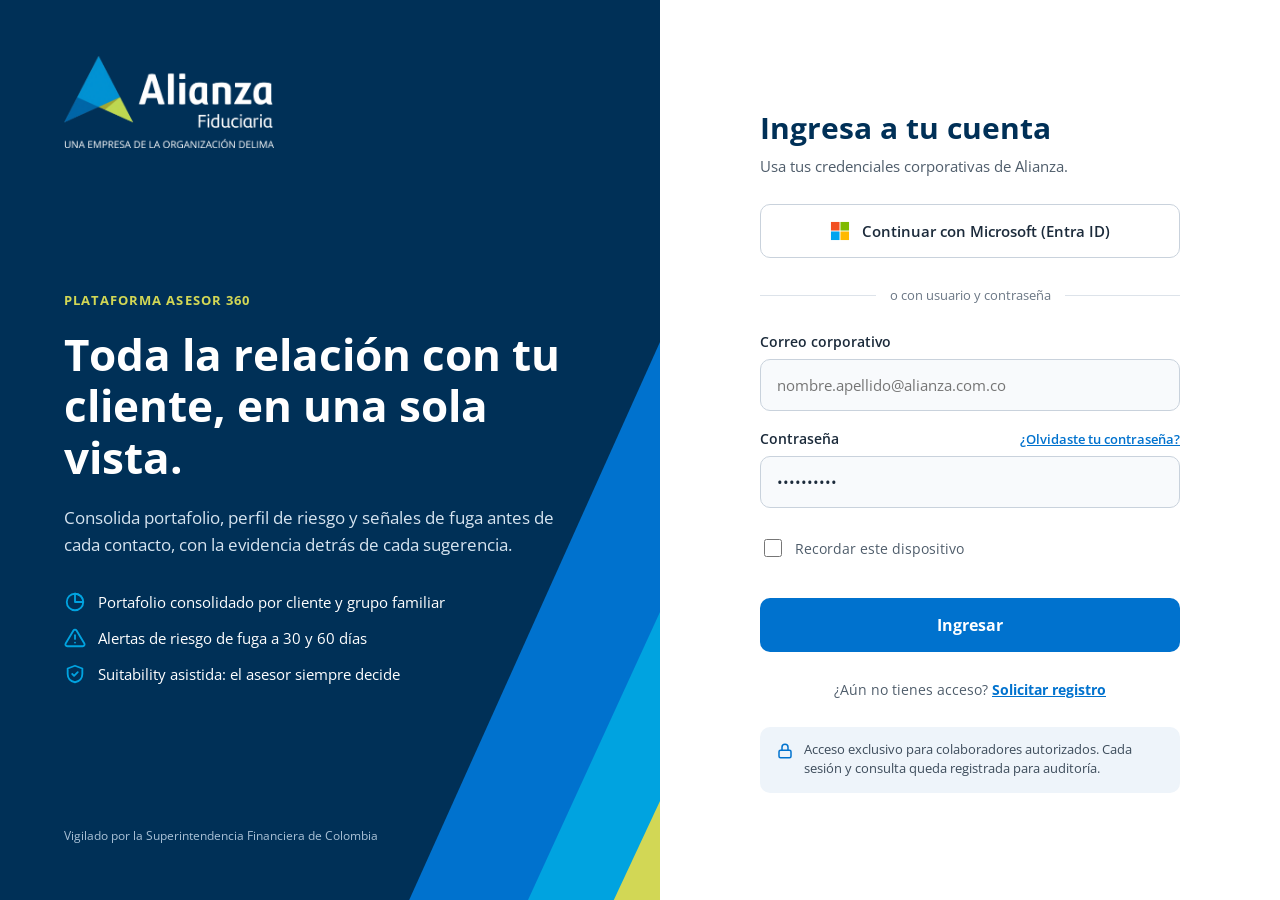
<file: index.html>
<!DOCTYPE html>
<html lang="es"><head>
<meta charset="utf-8">
<meta name="viewport" content="width=device-width, initial-scale=1">
<title>Ingreso · Plataforma Asesor 360</title>
<link rel="icon" href="assets/favicon.ico" sizes="any">
<link rel="icon" href="assets/favicon-32.png" type="image/png">
<link rel="apple-touch-icon" href="assets/favicon-180.png">
<script src="js/feature-flags.js"></script>
<script src="js/dev-panel.js"></script>
<script src="js/resources.js"></script>
<script src="vendor/dc-runtime.js"></script>
</head>
<body>
<x-dc>
<helmet>
<link rel="preconnect" href="https://fonts.googleapis.com">
<link rel="stylesheet" href="css/fonts.css">
<link rel="stylesheet" href="css/Main.css">
</helmet>
<div class="login" style="min-height: 100vh; display: flex; flex-wrap: wrap; font-family: 'Open Sans', 'Segoe UI', system-ui, sans-serif; color: #1B2A3A; background: #F4F6F9">

  <section class="login-hero" style="flex: 1 1 520px; position: relative; overflow: hidden; background: #003057; color: #FFFFFF; padding: 56px 64px; display: flex; flex-direction: column; justify-content: space-between; gap: 48px; min-height: 560px">
    <div aria-hidden="true" style="position: absolute; inset: 0; background: #0072CE; clip-path: polygon(62% 100%, 100% 38%, 100% 100%)"></div>
    <div aria-hidden="true" style="position: absolute; inset: 0; background: #00A3E0; clip-path: polygon(80% 100%, 100% 68%, 100% 100%)"></div>
    <div aria-hidden="true" style="position: absolute; inset: 0; background: #D2D755; clip-path: polygon(93% 100%, 100% 89%, 100% 100%)"></div>

    <img src="assets/alianza-logo.png" alt="Alianza Fiduciaria" style="position: relative; width: 210px; height: auto">

    <div style="position: relative; display: flex; flex-direction: column; gap: 20px; max-width: 520px">
      <span style="font-size: 13px; font-weight: 700; letter-spacing: 0.08em; text-transform: uppercase; color: #D2D755">Plataforma Asesor 360</span>
      <h1 style="margin: 0; font-size: 44px; line-height: 1.18; font-weight: 700">Toda la relación con tu cliente, en una sola vista.</h1>
      <p style="margin: 0; font-size: 17px; line-height: 1.6; color: #D6E4F0">Consolida portafolio, perfil de riesgo y señales de fuga antes de cada contacto, con la evidencia detrás de cada sugerencia.</p>
      <div style="display: flex; flex-direction: column; gap: 14px; margin-top: 12px">
        <div style="display: flex; gap: 12px; align-items: center; font-size: 15px">
          <svg width="22" height="22" sc-camel-view-box="0 0 24 24" fill="none" stroke="#00A3E0" stroke-width="2" stroke-linecap="round" stroke-linejoin="round" aria-hidden="true"><circle cx="12" cy="12" r="9"></circle><path d="M12 3a9 9 0 0 1 9 9h-9z"></path></svg>
          Portafolio consolidado por cliente y grupo familiar
        </div>
        <div style="display: flex; gap: 12px; align-items: center; font-size: 15px">
          <svg width="22" height="22" sc-camel-view-box="0 0 24 24" fill="none" stroke="#00A3E0" stroke-width="2" stroke-linecap="round" stroke-linejoin="round" aria-hidden="true"><path d="M12 9v4"></path><path d="M12 17h.01"></path><path d="M10.3 3.9 1.8 18a2 2 0 0 0 1.7 3h17a2 2 0 0 0 1.7-3L13.7 3.9a2 2 0 0 0-3.4 0z"></path></svg>
          Alertas de riesgo de fuga a 30 y 60 días
        </div>
        <div style="display: flex; gap: 12px; align-items: center; font-size: 15px">
          <svg width="22" height="22" sc-camel-view-box="0 0 24 24" fill="none" stroke="#00A3E0" stroke-width="2" stroke-linecap="round" stroke-linejoin="round" aria-hidden="true"><path d="M12 3 4 6v6c0 5 3.5 8 8 9 4.5-1 8-4 8-9V6z"></path><path d="m9 12 2 2 4-4"></path></svg>
          Suitability asistida: el asesor siempre decide
        </div>
      </div>
    </div>

    <p style="position: relative; margin: 0; font-size: 12px; color: #A9C1D6">Vigilado por la Superintendencia Financiera de Colombia</p>
  </section>

  <section class="login-form" style="flex: 1 1 480px; display: flex; align-items: center; justify-content: center; padding: 56px 32px; background: #FFFFFF">
    <div style="width: 100%; max-width: 420px; display: flex; flex-direction: column; gap: 28px">
      <div style="display: flex; flex-direction: column; gap: 8px">
        <h2 style="margin: 0; font-size: 30px; font-weight: 700; color: #003057">Ingresa a tu cuenta</h2>
        <p style="margin: 0; font-size: 15px; color: #4F5D6B">Usa tus credenciales corporativas de Alianza.</p>
      </div>

      <a href="pages/Cartera.dc.html" style="display: flex; align-items: center; justify-content: center; gap: 12px; height: 52px; border: 1px solid #C9D2DC; border-radius: 10px; text-decoration: none; color: #1B2A3A; font-size: 15px; font-weight: 600; background: #FFFFFF">
        <svg width="20" height="20" sc-camel-view-box="0 0 21 21" aria-hidden="true"><rect x="1" y="1" width="9" height="9" fill="#F25022"></rect><rect x="11" y="1" width="9" height="9" fill="#7FBA00"></rect><rect x="1" y="11" width="9" height="9" fill="#00A4EF"></rect><rect x="11" y="11" width="9" height="9" fill="#FFB900"></rect></svg>
        Continuar con Microsoft (Entra ID)
      </a>

      <div style="display: flex; align-items: center; gap: 14px; color: #6B7785; font-size: 13px">
        <div style="flex: 1; height: 1px; background: #DDE3EA"></div>o con usuario y contraseña<div style="flex: 1; height: 1px; background: #DDE3EA"></div>
      </div>

      <div style="display: flex; flex-direction: column; gap: 18px">
        <div style="display: flex; flex-direction: column; gap: 8px">
          <label for="usr" style="font-size: 14px; font-weight: 600; color: #1B2A3A">Correo corporativo</label>
          <input id="usr" type="email" placeholder="nombre.apellido@alianza.com.co" style="height: 50px; padding: 0 16px; border: 1px solid #C9D2DC; border-radius: 10px; font-size: 15px; font-family: inherit; color: #1B2A3A; background: #F8FAFC">
        </div>
        <div style="display: flex; flex-direction: column; gap: 8px">
          <div style="display: flex; justify-content: space-between; align-items: baseline">
            <label for="pwd" style="font-size: 14px; font-weight: 600; color: #1B2A3A">Contraseña</label>
            <a href="#" style="font-size: 13px; font-weight: 600">¿Olvidaste tu contraseña?</a>
          </div>
          <input id="pwd" type="password" value="contrasena" style="height: 50px; padding: 0 16px; border: 1px solid #C9D2DC; border-radius: 10px; font-size: 15px; font-family: inherit; color: #1B2A3A; background: #F8FAFC">
        </div>
        <label style="display: flex; align-items: center; gap: 10px; font-size: 14px; color: #4F5D6B; min-height: 44px">
          <input type="checkbox" style="width: 18px; height: 18px; accent-color: #0072CE">
          Recordar este dispositivo
        </label>
      </div>

      <a href="pages/Cartera.dc.html" style="display: flex; align-items: center; justify-content: center; height: 54px; border-radius: 10px; background: #0072CE; color: #FFFFFF; text-decoration: none; font-size: 16px; font-weight: 700">Ingresar</a>

      <p style="margin: 0; text-align: center; font-size: 14px; color: #4F5D6B">¿Aún no tienes acceso? <a href="pages/Registro.dc.html" style="font-weight: 700">Solicitar registro</a></p>

      <div style="display: flex; gap: 10px; align-items: flex-start; padding: 14px 16px; border-radius: 10px; background: #EEF4FA; font-size: 12.5px; line-height: 1.5; color: #3D4C5B">
        <svg width="18" height="18" sc-camel-view-box="0 0 24 24" fill="none" stroke="#0072CE" stroke-width="2" stroke-linecap="round" stroke-linejoin="round" aria-hidden="true" style="flex: none; margin-top: 1px"><rect x="4" y="11" width="16" height="10" rx="2"></rect><path d="M8 11V7a4 4 0 0 1 8 0v4"></path></svg>
        Acceso exclusivo para colaboradores autorizados. Cada sesión y consulta queda registrada para auditoría.
      </div>
    </div>
  </section>
</div>
</x-dc>
<script src="js/Main.js"></script>
<script type="text/x-dc" data-dc-script="" data-props="{&quot;$preview&quot;:{&quot;width&quot;:1440,&quot;height&quot;:900}}">
const Component = window.AppLogic.Main(DCLogic, StreamableLogic, React);
</script>

</body></html>
</file>
<file: css/fonts.css>
/* Open Sans — subconjuntos locales (latin, math, symbols) y remotos (Google Fonts). */
/* cyrillic-ext */
@font-face {
  font-family: 'Open Sans';
  font-style: normal;
  font-weight: 400;
  font-stretch: 100%;
  font-display: swap;
  src: url(https://fonts.gstatic.com/s/opensans/v44/memvYaGs126MiZpBA-UvWbX2vVnXBbObj2OVTSKmu1aB.woff2) format('woff2');
  unicode-range: U+0460-052F, U+1C80-1C8A, U+20B4, U+2DE0-2DFF, U+A640-A69F, U+FE2E-FE2F;
}
/* cyrillic */
@font-face {
  font-family: 'Open Sans';
  font-style: normal;
  font-weight: 400;
  font-stretch: 100%;
  font-display: swap;
  src: url(https://fonts.gstatic.com/s/opensans/v44/memvYaGs126MiZpBA-UvWbX2vVnXBbObj2OVTSumu1aB.woff2) format('woff2');
  unicode-range: U+0301, U+0400-045F, U+0490-0491, U+04B0-04B1, U+2116;
}
/* greek-ext */
@font-face {
  font-family: 'Open Sans';
  font-style: normal;
  font-weight: 400;
  font-stretch: 100%;
  font-display: swap;
  src: url(https://fonts.gstatic.com/s/opensans/v44/memvYaGs126MiZpBA-UvWbX2vVnXBbObj2OVTSOmu1aB.woff2) format('woff2');
  unicode-range: U+1F00-1FFF;
}
/* greek */
@font-face {
  font-family: 'Open Sans';
  font-style: normal;
  font-weight: 400;
  font-stretch: 100%;
  font-display: swap;
  src: url(https://fonts.gstatic.com/s/opensans/v44/memvYaGs126MiZpBA-UvWbX2vVnXBbObj2OVTSymu1aB.woff2) format('woff2');
  unicode-range: U+0370-0377, U+037A-037F, U+0384-038A, U+038C, U+038E-03A1, U+03A3-03FF;
}
/* hebrew */
@font-face {
  font-family: 'Open Sans';
  font-style: normal;
  font-weight: 400;
  font-stretch: 100%;
  font-display: swap;
  src: url(https://fonts.gstatic.com/s/opensans/v44/memvYaGs126MiZpBA-UvWbX2vVnXBbObj2OVTS2mu1aB.woff2) format('woff2');
  unicode-range: U+0307-0308, U+0590-05FF, U+200C-2010, U+20AA, U+25CC, U+FB1D-FB4F;
}
/* math */
@font-face {
  font-family: 'Open Sans';
  font-style: normal;
  font-weight: 400;
  font-stretch: 100%;
  font-display: swap;
  src: url("../assets/fonts/opensans-math.woff2") format('woff2');
  unicode-range: U+0302-0303, U+0305, U+0307-0308, U+0310, U+0312, U+0315, U+031A, U+0326-0327, U+032C, U+032F-0330, U+0332-0333, U+0338, U+033A, U+0346, U+034D, U+0391-03A1, U+03A3-03A9, U+03B1-03C9, U+03D1, U+03D5-03D6, U+03F0-03F1, U+03F4-03F5, U+2016-2017, U+2034-2038, U+203C, U+2040, U+2043, U+2047, U+2050, U+2057, U+205F, U+2070-2071, U+2074-209F, U+20D0-20DC, U+20E1, U+20E5-20EF, U+2100-2112, U+2114-2115, U+2117-2121, U+2123-214F, U+2190, U+2192, U+2194-21AE, U+21B0-21E5, U+21F1-21F2, U+21F4-2211, U+2213-2214, U+2216-22FF, U+2308-230B, U+2310, U+2319, U+231C-2321, U+2336-237A, U+237C, U+2395, U+239B-23B7, U+23D0, U+23DC-23E1, U+2474-2475, U+25AF, U+25B3, U+25B7, U+25BD, U+25C1, U+25CA, U+25CC, U+25FB, U+266D-266F, U+27C0-27FF, U+2900-2AFF, U+2B0E-2B11, U+2B30-2B4C, U+2BFE, U+3030, U+FF5B, U+FF5D, U+1D400-1D7FF, U+1EE00-1EEFF;
}
/* symbols */
@font-face {
  font-family: 'Open Sans';
  font-style: normal;
  font-weight: 400;
  font-stretch: 100%;
  font-display: swap;
  src: url("../assets/fonts/opensans-symbols.woff2") format('woff2');
  unicode-range: U+0001-000C, U+000E-001F, U+007F-009F, U+20DD-20E0, U+20E2-20E4, U+2150-218F, U+2190, U+2192, U+2194-2199, U+21AF, U+21E6-21F0, U+21F3, U+2218-2219, U+2299, U+22C4-22C6, U+2300-243F, U+2440-244A, U+2460-24FF, U+25A0-27BF, U+2800-28FF, U+2921-2922, U+2981, U+29BF, U+29EB, U+2B00-2BFF, U+4DC0-4DFF, U+FFF9-FFFB, U+10140-1018E, U+10190-1019C, U+101A0, U+101D0-101FD, U+102E0-102FB, U+10E60-10E7E, U+1D2C0-1D2D3, U+1D2E0-1D37F, U+1F000-1F0FF, U+1F100-1F1AE, U+1F1E6-1F1FF, U+1F30D-1F30F, U+1F315, U+1F31C, U+1F31E, U+1F320-1F32C, U+1F336, U+1F378, U+1F37D, U+1F382, U+1F393-1F39F, U+1F3A7-1F3A8, U+1F3AC-1F3AF, U+1F3C2, U+1F3C4-1F3C6, U+1F3CA-1F3CE, U+1F3D4-1F3E0, U+1F3ED, U+1F3F1-1F3F3, U+1F3F5-1F3F7, U+1F408, U+1F415, U+1F41F, U+1F426, U+1F43F, U+1F441-1F442, U+1F444, U+1F446-1F449, U+1F44C-1F44E, U+1F453, U+1F46A, U+1F47D, U+1F4A3, U+1F4B0, U+1F4B3, U+1F4B9, U+1F4BB, U+1F4BF, U+1F4C8-1F4CB, U+1F4D6, U+1F4DA, U+1F4DF, U+1F4E3-1F4E6, U+1F4EA-1F4ED, U+1F4F7, U+1F4F9-1F4FB, U+1F4FD-1F4FE, U+1F503, U+1F507-1F50B, U+1F50D, U+1F512-1F513, U+1F53E-1F54A, U+1F54F-1F5FA, U+1F610, U+1F650-1F67F, U+1F687, U+1F68D, U+1F691, U+1F694, U+1F698, U+1F6AD, U+1F6B2, U+1F6B9-1F6BA, U+1F6BC, U+1F6C6-1F6CF, U+1F6D3-1F6D7, U+1F6E0-1F6EA, U+1F6F0-1F6F3, U+1F6F7-1F6FC, U+1F700-1F80B, U+1F810-1F847, U+1F850-1F859, U+1F860-1F887, U+1F890-1F8AD, U+1F8B0-1F8BB, U+1F8C0-1F8C1, U+1F8D0-1F8D8, U+1F900-1F90B, U+1F93B, U+1F946, U+1F984, U+1F996, U+1F9E9, U+1FA00-1FA6F, U+1FA70-1FA7C, U+1FA80-1FAC6, U+1FAC8, U+1FACC-1FADD, U+1FADF-1FAEB, U+1FAEF-1FAFA, U+1FB00-1FBFF;
}
/* vietnamese */
@font-face {
  font-family: 'Open Sans';
  font-style: normal;
  font-weight: 400;
  font-stretch: 100%;
  font-display: swap;
  src: url(https://fonts.gstatic.com/s/opensans/v44/memvYaGs126MiZpBA-UvWbX2vVnXBbObj2OVTSCmu1aB.woff2) format('woff2');
  unicode-range: U+0102-0103, U+0110-0111, U+0128-0129, U+0168-0169, U+01A0-01A1, U+01AF-01B0, U+0300-0301, U+0303-0304, U+0308-0309, U+0323, U+0329, U+1EA0-1EF9, U+20AB;
}
/* latin-ext */
@font-face {
  font-family: 'Open Sans';
  font-style: normal;
  font-weight: 400;
  font-stretch: 100%;
  font-display: swap;
  src: url(https://fonts.gstatic.com/s/opensans/v44/memvYaGs126MiZpBA-UvWbX2vVnXBbObj2OVTSGmu1aB.woff2) format('woff2');
  unicode-range: U+0100-02BA, U+02BD-02C5, U+02C7-02CC, U+02CE-02D7, U+02DD-02FF, U+0304, U+0308, U+0329, U+1D00-1DBF, U+1E00-1E9F, U+1EF2-1EFF, U+2020, U+20A0-20AB, U+20AD-20C4, U+2113, U+2C60-2C7F, U+A720-A7FF;
}
/* latin */
@font-face {
  font-family: 'Open Sans';
  font-style: normal;
  font-weight: 400;
  font-stretch: 100%;
  font-display: swap;
  src: url("../assets/fonts/opensans-latin.woff2") format('woff2');
  unicode-range: U+0000-00FF, U+0131, U+0152-0153, U+02BB-02BC, U+02C6, U+02DA, U+02DC, U+0304, U+0308, U+0329, U+2000-206F, U+20AC, U+2122, U+2191, U+2193, U+2212, U+2215, U+FEFF, U+FFFD;
}
/* cyrillic-ext */
@font-face {
  font-family: 'Open Sans';
  font-style: normal;
  font-weight: 600;
  font-stretch: 100%;
  font-display: swap;
  src: url(https://fonts.gstatic.com/s/opensans/v44/memvYaGs126MiZpBA-UvWbX2vVnXBbObj2OVTSKmu1aB.woff2) format('woff2');
  unicode-range: U+0460-052F, U+1C80-1C8A, U+20B4, U+2DE0-2DFF, U+A640-A69F, U+FE2E-FE2F;
}
/* cyrillic */
@font-face {
  font-family: 'Open Sans';
  font-style: normal;
  font-weight: 600;
  font-stretch: 100%;
  font-display: swap;
  src: url(https://fonts.gstatic.com/s/opensans/v44/memvYaGs126MiZpBA-UvWbX2vVnXBbObj2OVTSumu1aB.woff2) format('woff2');
  unicode-range: U+0301, U+0400-045F, U+0490-0491, U+04B0-04B1, U+2116;
}
/* greek-ext */
@font-face {
  font-family: 'Open Sans';
  font-style: normal;
  font-weight: 600;
  font-stretch: 100%;
  font-display: swap;
  src: url(https://fonts.gstatic.com/s/opensans/v44/memvYaGs126MiZpBA-UvWbX2vVnXBbObj2OVTSOmu1aB.woff2) format('woff2');
  unicode-range: U+1F00-1FFF;
}
/* greek */
@font-face {
  font-family: 'Open Sans';
  font-style: normal;
  font-weight: 600;
  font-stretch: 100%;
  font-display: swap;
  src: url(https://fonts.gstatic.com/s/opensans/v44/memvYaGs126MiZpBA-UvWbX2vVnXBbObj2OVTSymu1aB.woff2) format('woff2');
  unicode-range: U+0370-0377, U+037A-037F, U+0384-038A, U+038C, U+038E-03A1, U+03A3-03FF;
}
/* hebrew */
@font-face {
  font-family: 'Open Sans';
  font-style: normal;
  font-weight: 600;
  font-stretch: 100%;
  font-display: swap;
  src: url(https://fonts.gstatic.com/s/opensans/v44/memvYaGs126MiZpBA-UvWbX2vVnXBbObj2OVTS2mu1aB.woff2) format('woff2');
  unicode-range: U+0307-0308, U+0590-05FF, U+200C-2010, U+20AA, U+25CC, U+FB1D-FB4F;
}
/* math */
@font-face {
  font-family: 'Open Sans';
  font-style: normal;
  font-weight: 600;
  font-stretch: 100%;
  font-display: swap;
  src: url("../assets/fonts/opensans-math.woff2") format('woff2');
  unicode-range: U+0302-0303, U+0305, U+0307-0308, U+0310, U+0312, U+0315, U+031A, U+0326-0327, U+032C, U+032F-0330, U+0332-0333, U+0338, U+033A, U+0346, U+034D, U+0391-03A1, U+03A3-03A9, U+03B1-03C9, U+03D1, U+03D5-03D6, U+03F0-03F1, U+03F4-03F5, U+2016-2017, U+2034-2038, U+203C, U+2040, U+2043, U+2047, U+2050, U+2057, U+205F, U+2070-2071, U+2074-209F, U+20D0-20DC, U+20E1, U+20E5-20EF, U+2100-2112, U+2114-2115, U+2117-2121, U+2123-214F, U+2190, U+2192, U+2194-21AE, U+21B0-21E5, U+21F1-21F2, U+21F4-2211, U+2213-2214, U+2216-22FF, U+2308-230B, U+2310, U+2319, U+231C-2321, U+2336-237A, U+237C, U+2395, U+239B-23B7, U+23D0, U+23DC-23E1, U+2474-2475, U+25AF, U+25B3, U+25B7, U+25BD, U+25C1, U+25CA, U+25CC, U+25FB, U+266D-266F, U+27C0-27FF, U+2900-2AFF, U+2B0E-2B11, U+2B30-2B4C, U+2BFE, U+3030, U+FF5B, U+FF5D, U+1D400-1D7FF, U+1EE00-1EEFF;
}
/* symbols */
@font-face {
  font-family: 'Open Sans';
  font-style: normal;
  font-weight: 600;
  font-stretch: 100%;
  font-display: swap;
  src: url("../assets/fonts/opensans-symbols.woff2") format('woff2');
  unicode-range: U+0001-000C, U+000E-001F, U+007F-009F, U+20DD-20E0, U+20E2-20E4, U+2150-218F, U+2190, U+2192, U+2194-2199, U+21AF, U+21E6-21F0, U+21F3, U+2218-2219, U+2299, U+22C4-22C6, U+2300-243F, U+2440-244A, U+2460-24FF, U+25A0-27BF, U+2800-28FF, U+2921-2922, U+2981, U+29BF, U+29EB, U+2B00-2BFF, U+4DC0-4DFF, U+FFF9-FFFB, U+10140-1018E, U+10190-1019C, U+101A0, U+101D0-101FD, U+102E0-102FB, U+10E60-10E7E, U+1D2C0-1D2D3, U+1D2E0-1D37F, U+1F000-1F0FF, U+1F100-1F1AE, U+1F1E6-1F1FF, U+1F30D-1F30F, U+1F315, U+1F31C, U+1F31E, U+1F320-1F32C, U+1F336, U+1F378, U+1F37D, U+1F382, U+1F393-1F39F, U+1F3A7-1F3A8, U+1F3AC-1F3AF, U+1F3C2, U+1F3C4-1F3C6, U+1F3CA-1F3CE, U+1F3D4-1F3E0, U+1F3ED, U+1F3F1-1F3F3, U+1F3F5-1F3F7, U+1F408, U+1F415, U+1F41F, U+1F426, U+1F43F, U+1F441-1F442, U+1F444, U+1F446-1F449, U+1F44C-1F44E, U+1F453, U+1F46A, U+1F47D, U+1F4A3, U+1F4B0, U+1F4B3, U+1F4B9, U+1F4BB, U+1F4BF, U+1F4C8-1F4CB, U+1F4D6, U+1F4DA, U+1F4DF, U+1F4E3-1F4E6, U+1F4EA-1F4ED, U+1F4F7, U+1F4F9-1F4FB, U+1F4FD-1F4FE, U+1F503, U+1F507-1F50B, U+1F50D, U+1F512-1F513, U+1F53E-1F54A, U+1F54F-1F5FA, U+1F610, U+1F650-1F67F, U+1F687, U+1F68D, U+1F691, U+1F694, U+1F698, U+1F6AD, U+1F6B2, U+1F6B9-1F6BA, U+1F6BC, U+1F6C6-1F6CF, U+1F6D3-1F6D7, U+1F6E0-1F6EA, U+1F6F0-1F6F3, U+1F6F7-1F6FC, U+1F700-1F80B, U+1F810-1F847, U+1F850-1F859, U+1F860-1F887, U+1F890-1F8AD, U+1F8B0-1F8BB, U+1F8C0-1F8C1, U+1F8D0-1F8D8, U+1F900-1F90B, U+1F93B, U+1F946, U+1F984, U+1F996, U+1F9E9, U+1FA00-1FA6F, U+1FA70-1FA7C, U+1FA80-1FAC6, U+1FAC8, U+1FACC-1FADD, U+1FADF-1FAEB, U+1FAEF-1FAFA, U+1FB00-1FBFF;
}
/* vietnamese */
@font-face {
  font-family: 'Open Sans';
  font-style: normal;
  font-weight: 600;
  font-stretch: 100%;
  font-display: swap;
  src: url(https://fonts.gstatic.com/s/opensans/v44/memvYaGs126MiZpBA-UvWbX2vVnXBbObj2OVTSCmu1aB.woff2) format('woff2');
  unicode-range: U+0102-0103, U+0110-0111, U+0128-0129, U+0168-0169, U+01A0-01A1, U+01AF-01B0, U+0300-0301, U+0303-0304, U+0308-0309, U+0323, U+0329, U+1EA0-1EF9, U+20AB;
}
/* latin-ext */
@font-face {
  font-family: 'Open Sans';
  font-style: normal;
  font-weight: 600;
  font-stretch: 100%;
  font-display: swap;
  src: url(https://fonts.gstatic.com/s/opensans/v44/memvYaGs126MiZpBA-UvWbX2vVnXBbObj2OVTSGmu1aB.woff2) format('woff2');
  unicode-range: U+0100-02BA, U+02BD-02C5, U+02C7-02CC, U+02CE-02D7, U+02DD-02FF, U+0304, U+0308, U+0329, U+1D00-1DBF, U+1E00-1E9F, U+1EF2-1EFF, U+2020, U+20A0-20AB, U+20AD-20C4, U+2113, U+2C60-2C7F, U+A720-A7FF;
}
/* latin */
@font-face {
  font-family: 'Open Sans';
  font-style: normal;
  font-weight: 600;
  font-stretch: 100%;
  font-display: swap;
  src: url("../assets/fonts/opensans-latin.woff2") format('woff2');
  unicode-range: U+0000-00FF, U+0131, U+0152-0153, U+02BB-02BC, U+02C6, U+02DA, U+02DC, U+0304, U+0308, U+0329, U+2000-206F, U+20AC, U+2122, U+2191, U+2193, U+2212, U+2215, U+FEFF, U+FFFD;
}
/* cyrillic-ext */
@font-face {
  font-family: 'Open Sans';
  font-style: normal;
  font-weight: 700;
  font-stretch: 100%;
  font-display: swap;
  src: url(https://fonts.gstatic.com/s/opensans/v44/memvYaGs126MiZpBA-UvWbX2vVnXBbObj2OVTSKmu1aB.woff2) format('woff2');
  unicode-range: U+0460-052F, U+1C80-1C8A, U+20B4, U+2DE0-2DFF, U+A640-A69F, U+FE2E-FE2F;
}
/* cyrillic */
@font-face {
  font-family: 'Open Sans';
  font-style: normal;
  font-weight: 700;
  font-stretch: 100%;
  font-display: swap;
  src: url(https://fonts.gstatic.com/s/opensans/v44/memvYaGs126MiZpBA-UvWbX2vVnXBbObj2OVTSumu1aB.woff2) format('woff2');
  unicode-range: U+0301, U+0400-045F, U+0490-0491, U+04B0-04B1, U+2116;
}
/* greek-ext */
@font-face {
  font-family: 'Open Sans';
  font-style: normal;
  font-weight: 700;
  font-stretch: 100%;
  font-display: swap;
  src: url(https://fonts.gstatic.com/s/opensans/v44/memvYaGs126MiZpBA-UvWbX2vVnXBbObj2OVTSOmu1aB.woff2) format('woff2');
  unicode-range: U+1F00-1FFF;
}
/* greek */
@font-face {
  font-family: 'Open Sans';
  font-style: normal;
  font-weight: 700;
  font-stretch: 100%;
  font-display: swap;
  src: url(https://fonts.gstatic.com/s/opensans/v44/memvYaGs126MiZpBA-UvWbX2vVnXBbObj2OVTSymu1aB.woff2) format('woff2');
  unicode-range: U+0370-0377, U+037A-037F, U+0384-038A, U+038C, U+038E-03A1, U+03A3-03FF;
}
/* hebrew */
@font-face {
  font-family: 'Open Sans';
  font-style: normal;
  font-weight: 700;
  font-stretch: 100%;
  font-display: swap;
  src: url(https://fonts.gstatic.com/s/opensans/v44/memvYaGs126MiZpBA-UvWbX2vVnXBbObj2OVTS2mu1aB.woff2) format('woff2');
  unicode-range: U+0307-0308, U+0590-05FF, U+200C-2010, U+20AA, U+25CC, U+FB1D-FB4F;
}
/* math */
@font-face {
  font-family: 'Open Sans';
  font-style: normal;
  font-weight: 700;
  font-stretch: 100%;
  font-display: swap;
  src: url("../assets/fonts/opensans-math.woff2") format('woff2');
  unicode-range: U+0302-0303, U+0305, U+0307-0308, U+0310, U+0312, U+0315, U+031A, U+0326-0327, U+032C, U+032F-0330, U+0332-0333, U+0338, U+033A, U+0346, U+034D, U+0391-03A1, U+03A3-03A9, U+03B1-03C9, U+03D1, U+03D5-03D6, U+03F0-03F1, U+03F4-03F5, U+2016-2017, U+2034-2038, U+203C, U+2040, U+2043, U+2047, U+2050, U+2057, U+205F, U+2070-2071, U+2074-209F, U+20D0-20DC, U+20E1, U+20E5-20EF, U+2100-2112, U+2114-2115, U+2117-2121, U+2123-214F, U+2190, U+2192, U+2194-21AE, U+21B0-21E5, U+21F1-21F2, U+21F4-2211, U+2213-2214, U+2216-22FF, U+2308-230B, U+2310, U+2319, U+231C-2321, U+2336-237A, U+237C, U+2395, U+239B-23B7, U+23D0, U+23DC-23E1, U+2474-2475, U+25AF, U+25B3, U+25B7, U+25BD, U+25C1, U+25CA, U+25CC, U+25FB, U+266D-266F, U+27C0-27FF, U+2900-2AFF, U+2B0E-2B11, U+2B30-2B4C, U+2BFE, U+3030, U+FF5B, U+FF5D, U+1D400-1D7FF, U+1EE00-1EEFF;
}
/* symbols */
@font-face {
  font-family: 'Open Sans';
  font-style: normal;
  font-weight: 700;
  font-stretch: 100%;
  font-display: swap;
  src: url("../assets/fonts/opensans-symbols.woff2") format('woff2');
  unicode-range: U+0001-000C, U+000E-001F, U+007F-009F, U+20DD-20E0, U+20E2-20E4, U+2150-218F, U+2190, U+2192, U+2194-2199, U+21AF, U+21E6-21F0, U+21F3, U+2218-2219, U+2299, U+22C4-22C6, U+2300-243F, U+2440-244A, U+2460-24FF, U+25A0-27BF, U+2800-28FF, U+2921-2922, U+2981, U+29BF, U+29EB, U+2B00-2BFF, U+4DC0-4DFF, U+FFF9-FFFB, U+10140-1018E, U+10190-1019C, U+101A0, U+101D0-101FD, U+102E0-102FB, U+10E60-10E7E, U+1D2C0-1D2D3, U+1D2E0-1D37F, U+1F000-1F0FF, U+1F100-1F1AE, U+1F1E6-1F1FF, U+1F30D-1F30F, U+1F315, U+1F31C, U+1F31E, U+1F320-1F32C, U+1F336, U+1F378, U+1F37D, U+1F382, U+1F393-1F39F, U+1F3A7-1F3A8, U+1F3AC-1F3AF, U+1F3C2, U+1F3C4-1F3C6, U+1F3CA-1F3CE, U+1F3D4-1F3E0, U+1F3ED, U+1F3F1-1F3F3, U+1F3F5-1F3F7, U+1F408, U+1F415, U+1F41F, U+1F426, U+1F43F, U+1F441-1F442, U+1F444, U+1F446-1F449, U+1F44C-1F44E, U+1F453, U+1F46A, U+1F47D, U+1F4A3, U+1F4B0, U+1F4B3, U+1F4B9, U+1F4BB, U+1F4BF, U+1F4C8-1F4CB, U+1F4D6, U+1F4DA, U+1F4DF, U+1F4E3-1F4E6, U+1F4EA-1F4ED, U+1F4F7, U+1F4F9-1F4FB, U+1F4FD-1F4FE, U+1F503, U+1F507-1F50B, U+1F50D, U+1F512-1F513, U+1F53E-1F54A, U+1F54F-1F5FA, U+1F610, U+1F650-1F67F, U+1F687, U+1F68D, U+1F691, U+1F694, U+1F698, U+1F6AD, U+1F6B2, U+1F6B9-1F6BA, U+1F6BC, U+1F6C6-1F6CF, U+1F6D3-1F6D7, U+1F6E0-1F6EA, U+1F6F0-1F6F3, U+1F6F7-1F6FC, U+1F700-1F80B, U+1F810-1F847, U+1F850-1F859, U+1F860-1F887, U+1F890-1F8AD, U+1F8B0-1F8BB, U+1F8C0-1F8C1, U+1F8D0-1F8D8, U+1F900-1F90B, U+1F93B, U+1F946, U+1F984, U+1F996, U+1F9E9, U+1FA00-1FA6F, U+1FA70-1FA7C, U+1FA80-1FAC6, U+1FAC8, U+1FACC-1FADD, U+1FADF-1FAEB, U+1FAEF-1FAFA, U+1FB00-1FBFF;
}
/* vietnamese */
@font-face {
  font-family: 'Open Sans';
  font-style: normal;
  font-weight: 700;
  font-stretch: 100%;
  font-display: swap;
  src: url(https://fonts.gstatic.com/s/opensans/v44/memvYaGs126MiZpBA-UvWbX2vVnXBbObj2OVTSCmu1aB.woff2) format('woff2');
  unicode-range: U+0102-0103, U+0110-0111, U+0128-0129, U+0168-0169, U+01A0-01A1, U+01AF-01B0, U+0300-0301, U+0303-0304, U+0308-0309, U+0323, U+0329, U+1EA0-1EF9, U+20AB;
}
/* latin-ext */
@font-face {
  font-family: 'Open Sans';
  font-style: normal;
  font-weight: 700;
  font-stretch: 100%;
  font-display: swap;
  src: url(https://fonts.gstatic.com/s/opensans/v44/memvYaGs126MiZpBA-UvWbX2vVnXBbObj2OVTSGmu1aB.woff2) format('woff2');
  unicode-range: U+0100-02BA, U+02BD-02C5, U+02C7-02CC, U+02CE-02D7, U+02DD-02FF, U+0304, U+0308, U+0329, U+1D00-1DBF, U+1E00-1E9F, U+1EF2-1EFF, U+2020, U+20A0-20AB, U+20AD-20C4, U+2113, U+2C60-2C7F, U+A720-A7FF;
}
/* latin */
@font-face {
  font-family: 'Open Sans';
  font-style: normal;
  font-weight: 700;
  font-stretch: 100%;
  font-display: swap;
  src: url("../assets/fonts/opensans-latin.woff2") format('woff2');
  unicode-range: U+0000-00FF, U+0131, U+0152-0153, U+02BB-02BC, U+02C6, U+02DA, U+02DC, U+0304, U+0308, U+0329, U+2000-206F, U+20AC, U+2122, U+2191, U+2193, U+2212, U+2215, U+FEFF, U+FFFD;
}
/* cyrillic-ext */
@font-face {
  font-family: 'Open Sans';
  font-style: normal;
  font-weight: 800;
  font-stretch: 100%;
  font-display: swap;
  src: url(https://fonts.gstatic.com/s/opensans/v44/memvYaGs126MiZpBA-UvWbX2vVnXBbObj2OVTSKmu1aB.woff2) format('woff2');
  unicode-range: U+0460-052F, U+1C80-1C8A, U+20B4, U+2DE0-2DFF, U+A640-A69F, U+FE2E-FE2F;
}
/* cyrillic */
@font-face {
  font-family: 'Open Sans';
  font-style: normal;
  font-weight: 800;
  font-stretch: 100%;
  font-display: swap;
  src: url(https://fonts.gstatic.com/s/opensans/v44/memvYaGs126MiZpBA-UvWbX2vVnXBbObj2OVTSumu1aB.woff2) format('woff2');
  unicode-range: U+0301, U+0400-045F, U+0490-0491, U+04B0-04B1, U+2116;
}
/* greek-ext */
@font-face {
  font-family: 'Open Sans';
  font-style: normal;
  font-weight: 800;
  font-stretch: 100%;
  font-display: swap;
  src: url(https://fonts.gstatic.com/s/opensans/v44/memvYaGs126MiZpBA-UvWbX2vVnXBbObj2OVTSOmu1aB.woff2) format('woff2');
  unicode-range: U+1F00-1FFF;
}
/* greek */
@font-face {
  font-family: 'Open Sans';
  font-style: normal;
  font-weight: 800;
  font-stretch: 100%;
  font-display: swap;
  src: url(https://fonts.gstatic.com/s/opensans/v44/memvYaGs126MiZpBA-UvWbX2vVnXBbObj2OVTSymu1aB.woff2) format('woff2');
  unicode-range: U+0370-0377, U+037A-037F, U+0384-038A, U+038C, U+038E-03A1, U+03A3-03FF;
}
/* hebrew */
@font-face {
  font-family: 'Open Sans';
  font-style: normal;
  font-weight: 800;
  font-stretch: 100%;
  font-display: swap;
  src: url(https://fonts.gstatic.com/s/opensans/v44/memvYaGs126MiZpBA-UvWbX2vVnXBbObj2OVTS2mu1aB.woff2) format('woff2');
  unicode-range: U+0307-0308, U+0590-05FF, U+200C-2010, U+20AA, U+25CC, U+FB1D-FB4F;
}
/* math */
@font-face {
  font-family: 'Open Sans';
  font-style: normal;
  font-weight: 800;
  font-stretch: 100%;
  font-display: swap;
  src: url("../assets/fonts/opensans-math.woff2") format('woff2');
  unicode-range: U+0302-0303, U+0305, U+0307-0308, U+0310, U+0312, U+0315, U+031A, U+0326-0327, U+032C, U+032F-0330, U+0332-0333, U+0338, U+033A, U+0346, U+034D, U+0391-03A1, U+03A3-03A9, U+03B1-03C9, U+03D1, U+03D5-03D6, U+03F0-03F1, U+03F4-03F5, U+2016-2017, U+2034-2038, U+203C, U+2040, U+2043, U+2047, U+2050, U+2057, U+205F, U+2070-2071, U+2074-209F, U+20D0-20DC, U+20E1, U+20E5-20EF, U+2100-2112, U+2114-2115, U+2117-2121, U+2123-214F, U+2190, U+2192, U+2194-21AE, U+21B0-21E5, U+21F1-21F2, U+21F4-2211, U+2213-2214, U+2216-22FF, U+2308-230B, U+2310, U+2319, U+231C-2321, U+2336-237A, U+237C, U+2395, U+239B-23B7, U+23D0, U+23DC-23E1, U+2474-2475, U+25AF, U+25B3, U+25B7, U+25BD, U+25C1, U+25CA, U+25CC, U+25FB, U+266D-266F, U+27C0-27FF, U+2900-2AFF, U+2B0E-2B11, U+2B30-2B4C, U+2BFE, U+3030, U+FF5B, U+FF5D, U+1D400-1D7FF, U+1EE00-1EEFF;
}
/* symbols */
@font-face {
  font-family: 'Open Sans';
  font-style: normal;
  font-weight: 800;
  font-stretch: 100%;
  font-display: swap;
  src: url("../assets/fonts/opensans-symbols.woff2") format('woff2');
  unicode-range: U+0001-000C, U+000E-001F, U+007F-009F, U+20DD-20E0, U+20E2-20E4, U+2150-218F, U+2190, U+2192, U+2194-2199, U+21AF, U+21E6-21F0, U+21F3, U+2218-2219, U+2299, U+22C4-22C6, U+2300-243F, U+2440-244A, U+2460-24FF, U+25A0-27BF, U+2800-28FF, U+2921-2922, U+2981, U+29BF, U+29EB, U+2B00-2BFF, U+4DC0-4DFF, U+FFF9-FFFB, U+10140-1018E, U+10190-1019C, U+101A0, U+101D0-101FD, U+102E0-102FB, U+10E60-10E7E, U+1D2C0-1D2D3, U+1D2E0-1D37F, U+1F000-1F0FF, U+1F100-1F1AE, U+1F1E6-1F1FF, U+1F30D-1F30F, U+1F315, U+1F31C, U+1F31E, U+1F320-1F32C, U+1F336, U+1F378, U+1F37D, U+1F382, U+1F393-1F39F, U+1F3A7-1F3A8, U+1F3AC-1F3AF, U+1F3C2, U+1F3C4-1F3C6, U+1F3CA-1F3CE, U+1F3D4-1F3E0, U+1F3ED, U+1F3F1-1F3F3, U+1F3F5-1F3F7, U+1F408, U+1F415, U+1F41F, U+1F426, U+1F43F, U+1F441-1F442, U+1F444, U+1F446-1F449, U+1F44C-1F44E, U+1F453, U+1F46A, U+1F47D, U+1F4A3, U+1F4B0, U+1F4B3, U+1F4B9, U+1F4BB, U+1F4BF, U+1F4C8-1F4CB, U+1F4D6, U+1F4DA, U+1F4DF, U+1F4E3-1F4E6, U+1F4EA-1F4ED, U+1F4F7, U+1F4F9-1F4FB, U+1F4FD-1F4FE, U+1F503, U+1F507-1F50B, U+1F50D, U+1F512-1F513, U+1F53E-1F54A, U+1F54F-1F5FA, U+1F610, U+1F650-1F67F, U+1F687, U+1F68D, U+1F691, U+1F694, U+1F698, U+1F6AD, U+1F6B2, U+1F6B9-1F6BA, U+1F6BC, U+1F6C6-1F6CF, U+1F6D3-1F6D7, U+1F6E0-1F6EA, U+1F6F0-1F6F3, U+1F6F7-1F6FC, U+1F700-1F80B, U+1F810-1F847, U+1F850-1F859, U+1F860-1F887, U+1F890-1F8AD, U+1F8B0-1F8BB, U+1F8C0-1F8C1, U+1F8D0-1F8D8, U+1F900-1F90B, U+1F93B, U+1F946, U+1F984, U+1F996, U+1F9E9, U+1FA00-1FA6F, U+1FA70-1FA7C, U+1FA80-1FAC6, U+1FAC8, U+1FACC-1FADD, U+1FADF-1FAEB, U+1FAEF-1FAFA, U+1FB00-1FBFF;
}
/* vietnamese */
@font-face {
  font-family: 'Open Sans';
  font-style: normal;
  font-weight: 800;
  font-stretch: 100%;
  font-display: swap;
  src: url(https://fonts.gstatic.com/s/opensans/v44/memvYaGs126MiZpBA-UvWbX2vVnXBbObj2OVTSCmu1aB.woff2) format('woff2');
  unicode-range: U+0102-0103, U+0110-0111, U+0128-0129, U+0168-0169, U+01A0-01A1, U+01AF-01B0, U+0300-0301, U+0303-0304, U+0308-0309, U+0323, U+0329, U+1EA0-1EF9, U+20AB;
}
/* latin-ext */
@font-face {
  font-family: 'Open Sans';
  font-style: normal;
  font-weight: 800;
  font-stretch: 100%;
  font-display: swap;
  src: url(https://fonts.gstatic.com/s/opensans/v44/memvYaGs126MiZpBA-UvWbX2vVnXBbObj2OVTSGmu1aB.woff2) format('woff2');
  unicode-range: U+0100-02BA, U+02BD-02C5, U+02C7-02CC, U+02CE-02D7, U+02DD-02FF, U+0304, U+0308, U+0329, U+1D00-1DBF, U+1E00-1E9F, U+1EF2-1EFF, U+2020, U+20A0-20AB, U+20AD-20C4, U+2113, U+2C60-2C7F, U+A720-A7FF;
}
/* latin */
@font-face {
  font-family: 'Open Sans';
  font-style: normal;
  font-weight: 800;
  font-stretch: 100%;
  font-display: swap;
  src: url("../assets/fonts/opensans-latin.woff2") format('woff2');
  unicode-range: U+0000-00FF, U+0131, U+0152-0153, U+02BB-02BC, U+02C6, U+02DA, U+02DC, U+0304, U+0308, U+0329, U+2000-206F, U+20AC, U+2122, U+2191, U+2193, U+2212, U+2215, U+FEFF, U+FFFD;
}
</file>
<file: css/Main.css>
/* 01 · Login — estilos de la pantalla. */
body{margin:0;background:#F4F6F9}
a{color:#0072CE}a:hover{color:#003057}
input:focus{outline:2px solid #00A3E0;outline-offset:1px}

/* El login ocupa exactamente la altura de la ventana (sin franja vacía
   debajo) y en pantallas angostas apila los dos paneles. */
html,body{height:100%}
.login{min-height:100vh}
.login-hero,.login-form{min-height:100vh;box-sizing:border-box}
@media (max-width:1000px){
  .login-hero,.login-form{min-height:0 !important}
  .login-hero{padding:32px 24px !important;gap:28px !important}
  .login-hero h1{font-size:30px !important}
  .login-form{padding:32px 20px 48px !important}
}
</file>
